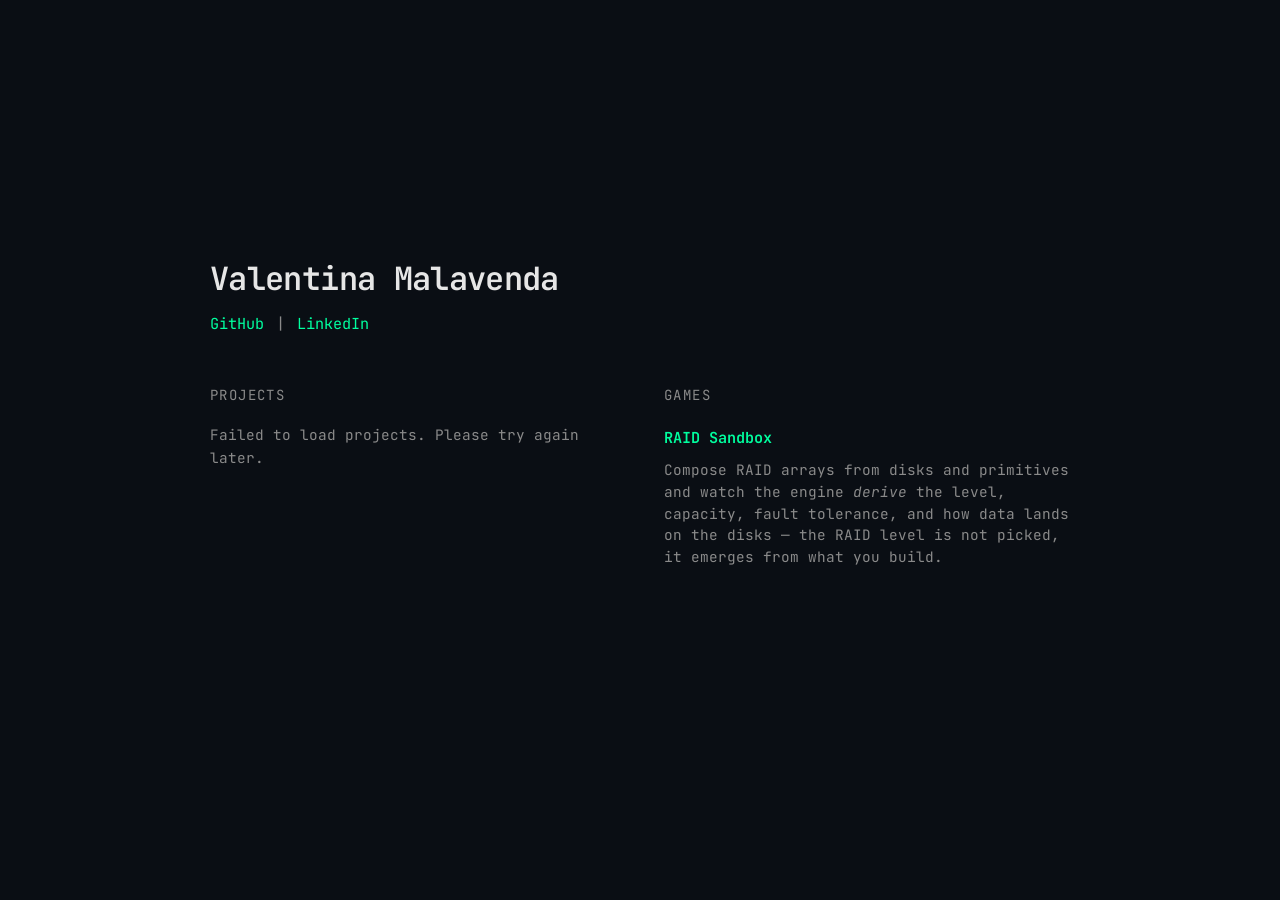
<file: index.html>
<!DOCTYPE html>
<html lang="en">
<head>
    <meta charset="UTF-8">
    <meta name="google-site-verification" content="cInm__1Sri-AmNKuAlRD4hmpvKxIvHX_-mOdpRFsdDs" />
    <meta name="viewport" content="width=device-width, initial-scale=1.0">
    <title>Valentina Malavenda - Software Developer</title>

    <!-- SEO Meta Tags -->
    <meta name="description" content="Valentina Malavenda - Building cross-platform desktop applications and developer tools through AI-assisted workflows. Focus on practical solutions and iterative development.">
    <meta name="keywords" content="Valentina Malavenda, software developer, AI-assisted development, cross-platform applications, developer tools, SheetAtlas">
    <meta name="author" content="Valentina Malavenda">

    <!-- Open Graph / Social Media -->
    <meta property="og:type" content="website">
    <meta property="og:url" content="https://ghostintheshell-192.github.io/">
    <meta property="og:title" content="Valentina Malavenda - Software Developer">
    <meta property="og:description" content="Building cross-platform applications and developer tools through AI-assisted workflows.">
    <meta property="og:site_name" content="Valentina Malavenda">

    <!-- Twitter Card -->
    <meta name="twitter:card" content="summary">
    <meta name="twitter:title" content="Valentina Malavenda - Software Developer">
    <meta name="twitter:description" content="Building cross-platform applications and developer tools through AI-assisted workflows.">

    <!-- Structured Data -->
    <script type="application/ld+json">
    {
        "@context": "https://schema.org",
        "@type": "Person",
        "name": "Valentina Malavenda",
        "jobTitle": "Software Developer",
        "url": "https://ghostintheshell-192.github.io/",
        "description": "Building cross-platform desktop applications and developer tools through AI-assisted workflows. Focus on architecture decisions, practical solutions, and iterative development.",
        "sameAs": [
            "https://github.com/ghostintheshell-192",
            "https://www.linkedin.com/in/valentina-malavenda-3a8022192/"
        ],
        "knowsAbout": [
            "AI-assisted development",
            "Cross-platform desktop applications",
            "Developer tooling",
            "Software architecture"
        ]
    }
    </script>

    <link rel="stylesheet" href="style.css">
    <link rel="preconnect" href="https://fonts.googleapis.com">
    <link rel="preconnect" href="https://fonts.gstatic.com" crossorigin>
    <link href="https://fonts.googleapis.com/css2?family=JetBrains+Mono:wght@400;600&display=swap" rel="stylesheet">
</head>
<body>
    <div class="container">
        <header>
            <h1 class="name">Valentina Malavenda</h1>
            <div class="header-links">
                <a href="https://github.com/ghostintheshell-192" target="_blank" rel="noopener noreferrer">GitHub</a>
                <span class="separator">|</span>
                <a href="https://www.linkedin.com/in/valentina-malavenda-3a8022192/" target="_blank" rel="noopener noreferrer">LinkedIn</a>
            </div>
        </header>

        <main>
            <section class="projects">
                <h2>Projects</h2>
                <div id="projects-container">
                    <p>Building cross-platform applications and developer tools through AI-assisted workflows.</p>
                    <p>View my work on <a href="https://github.com/ghostintheshell-192">GitHub</a></p>
                </div>
            </section>

            <section class="projects">
                <h2>Games</h2>
                <div class="project">
                    <p class="project-name"><a href="https://raid-sandbox.dev/">RAID Sandbox</a></p>
                    <p class="project-description">Compose RAID arrays from disks and primitives and watch the engine <em>derive</em> the level, capacity, fault tolerance, and how data lands on the disks — the RAID level is not picked, it emerges from what you build.</p>
                </div>
            </section>
        </main>
        <script src="projects.js"></script>
    </div>
</body>
</html>
</file>
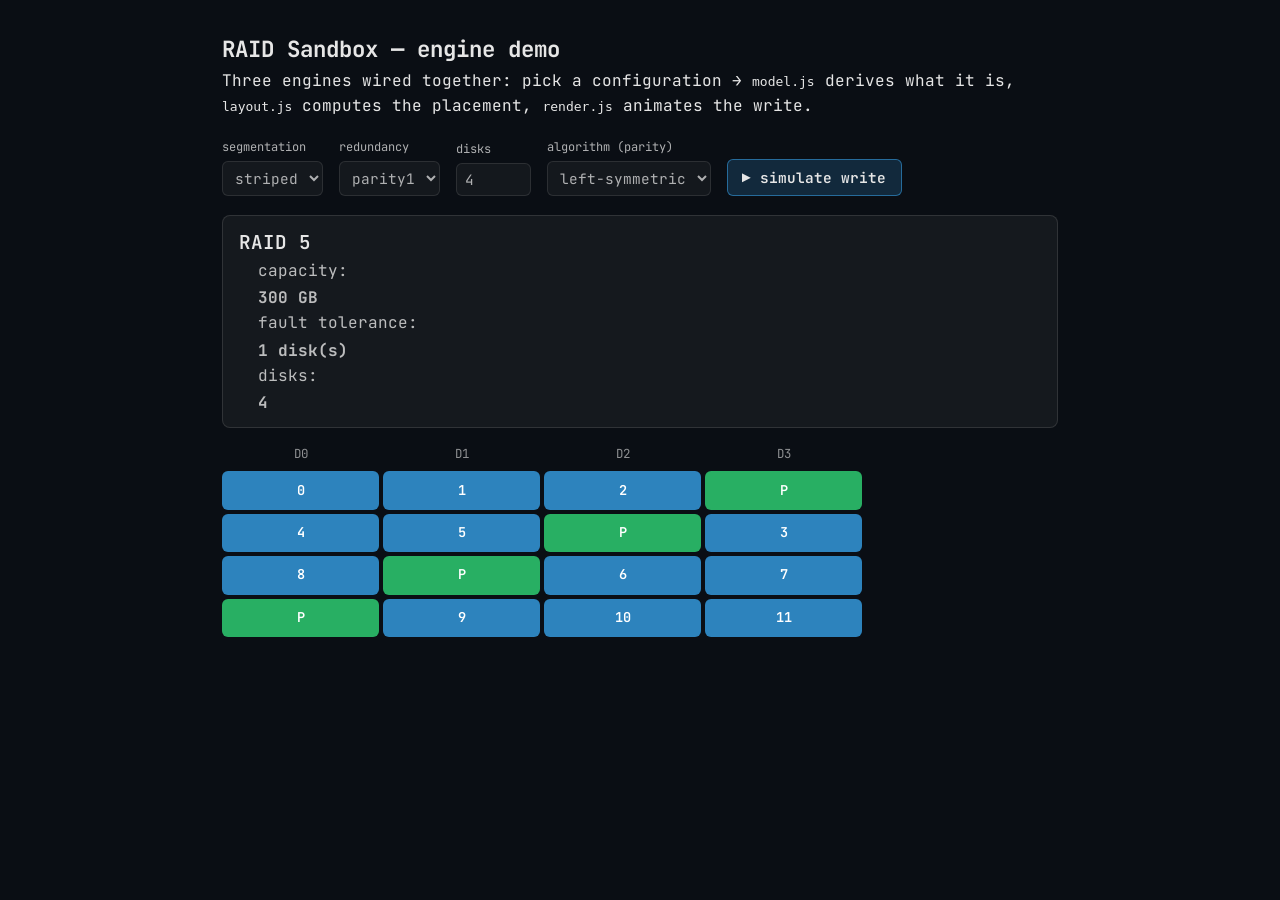
<file: games/raid/sandbox/animator.demo.html>
<!DOCTYPE html>
<html lang="en">
<head>
  <meta charset="UTF-8">
  <meta name="viewport" content="width=device-width, initial-scale=1.0">
  <title>RAID Sandbox — engine demo</title>
  <link rel="preconnect" href="https://fonts.googleapis.com">
  <link href="https://fonts.googleapis.com/css2?family=JetBrains+Mono:wght@400;600&display=swap" rel="stylesheet">
  <link rel="stylesheet" href="../styles.css">
  <style>
    /* Demo-page styling. The .sb-* rules below are the candidate game styles
       (will migrate into styles.css when the canvas lands). */
    body { padding: 2rem; max-width: 900px; margin: 0 auto; }
    h1 { font-size: 1.4rem; }
    .controls { display: flex; flex-wrap: wrap; gap: 1rem; align-items: flex-end; margin: 1.2rem 0; }
    .controls label { display: flex; flex-direction: column; font-size: .75rem; opacity: .75; gap: .25rem; }
    .controls select, .controls input {
      font-family: inherit; font-size: .9rem; padding: .35rem .5rem; border-radius: 6px;
      background: rgba(128,128,128,.12); border: 1px solid rgba(128,128,128,.3); color: inherit;
    }
    .btn-go {
      font-family: inherit; font-size: .9rem; font-weight: 600; cursor: pointer;
      padding: .5rem .9rem; border-radius: 6px; border: 1px solid rgba(52,152,219,.6);
      background: rgba(52,152,219,.2); color: inherit;
    }
    .btn-go:disabled { opacity: .5; cursor: default; }

    .analysis { font-size: 1rem; margin: 1rem 0; padding: .7rem 1rem; border-radius: 8px;
      background: rgba(128,128,128,.1); border: 1px solid rgba(128,128,128,.25); }
    .analysis .level { font-size: 1.2rem; font-weight: 600; }
    .analysis .nonstd { color: #e67e22; }
    .analysis .stat { opacity: .8; margin-left: 1.2rem; }
    .fallback { color: #e67e22; font-size: .82rem; margin-top: .4rem; }

    /* --- candidate game styles for the placement grid --- */
    .sb-grid { gap: 4px; max-width: 640px; margin-top: 1rem; }
    .sb-head { text-align: center; font-size: .78rem; opacity: .6; padding-bottom: .2rem; }
    .sb-cell {
      height: 2.4rem; display: flex; align-items: center; justify-content: center;
      border-radius: 6px; font-weight: 600; font-size: .85rem; color: #fff;
      transition: opacity .18s ease, transform .18s ease, box-shadow .18s ease;
    }
    .role-data   { background: rgba(52,152,219,.85); }
    .role-mirror { background: rgba(155,89,182,.78); }
    .role-P      { background: rgba(46,204,113,.85); }
    .role-Q      { background: rgba(241,196,15,.92); color: #222; }
    .sb-cell.dim   { opacity: .1; }
    .sb-cell.flash { transform: scale(1.12); box-shadow: 0 0 14px rgba(255,255,255,.5); }
    .sb-cell.lit   { opacity: 1; }
  </style>
</head>
<body>
  <h1>RAID Sandbox — <span>engine demo</span></h1>
  <p>Three engines wired together: pick a configuration → <code>model.js</code> derives what it is,
     <code>layout.js</code> computes the placement, <code>render.js</code> animates the write.</p>

  <div class="controls">
    <label>segmentation
      <select id="seg"><option value="striped">striped</option><option value="linear">linear</option></select>
    </label>
    <label>redundancy
      <select id="red">
        <option value="none">none</option>
        <option value="mirror">mirror</option>
        <option value="parity1" selected>parity1</option>
        <option value="parity2">parity2</option>
      </select>
    </label>
    <label>disks
      <input id="disks" type="number" min="2" max="8" value="4">
    </label>
    <label>algorithm (parity)
      <select id="algo">
        <option value="left-symmetric">left-symmetric</option>
        <!-- only verified algorithms are offered; more added once golden-tested -->
      </select>
    </label>
    <button class="btn-go" id="go">▶ simulate write</button>
  </div>

  <div class="analysis" id="analysis"></div>
  <div id="viz"></div>

  <script src="model.js"></script>
  <script src="layout.js"></script>
  <script src="render.js"></script>
  <script>
    const $ = (id) => document.getElementById(id);

    function buildNode() {
      const seg   = $('seg').value;
      const red   = $('red').value;
      const disks = Math.max(2, Math.min(8, parseInt($('disks').value) || 2));
      const algo  = (red === 'parity1' || red === 'parity2') ? $('algo').value : null;
      const members = Array.from({ length: disks }, (_, i) => RaidModel.disk(i, 100, 'SATA'));
      return RaidModel.array(seg, red, members, algo);
    }

    function refresh(animateIt) {
      const node = buildNode();
      const a = RaidModel.analyze(node);

      const levelHtml = a.level
        ? `<span class="level">${a.level}</span>`
        : `<span class="level nonstd">non-standard config</span> <span class="stat">${a.reason}</span>`;
      $('analysis').innerHTML =
        `${levelHtml}` +
        `<span class="stat">capacity: <strong>${a.capacityGB} GB</strong></span>` +
        `<span class="stat">fault tolerance: <strong>${a.faultTolerance} disk(s)</strong></span>` +
        `<span class="stat">disks: <strong>${a.diskCount}</strong></span>`;

      const placement = RaidLayout.computePlacement(node, {});
      if (placement.fallback) {
        $('analysis').innerHTML += `<div class="fallback">⚠ ${placement.fallback}</div>`;
      }

      // No placement to play → grey out the animate button.
      $('go').disabled = Boolean(placement.unsupported);

      if (animateIt && !placement.unsupported) {
        const btn = $('go'); btn.disabled = true;
        RaidRender.animate($('viz'), placement, { stepMs: 320 }).then(() => { btn.disabled = false; });
      } else {
        RaidRender.renderGrid($('viz'), placement);
      }
    }

    ['seg', 'red', 'disks', 'algo'].forEach((id) =>
      $(id).addEventListener('change', () => refresh(false)));
    $('go').addEventListener('click', () => refresh(true));

    refresh(false);   // initial static render
  </script>
</body>
</html>
</file>
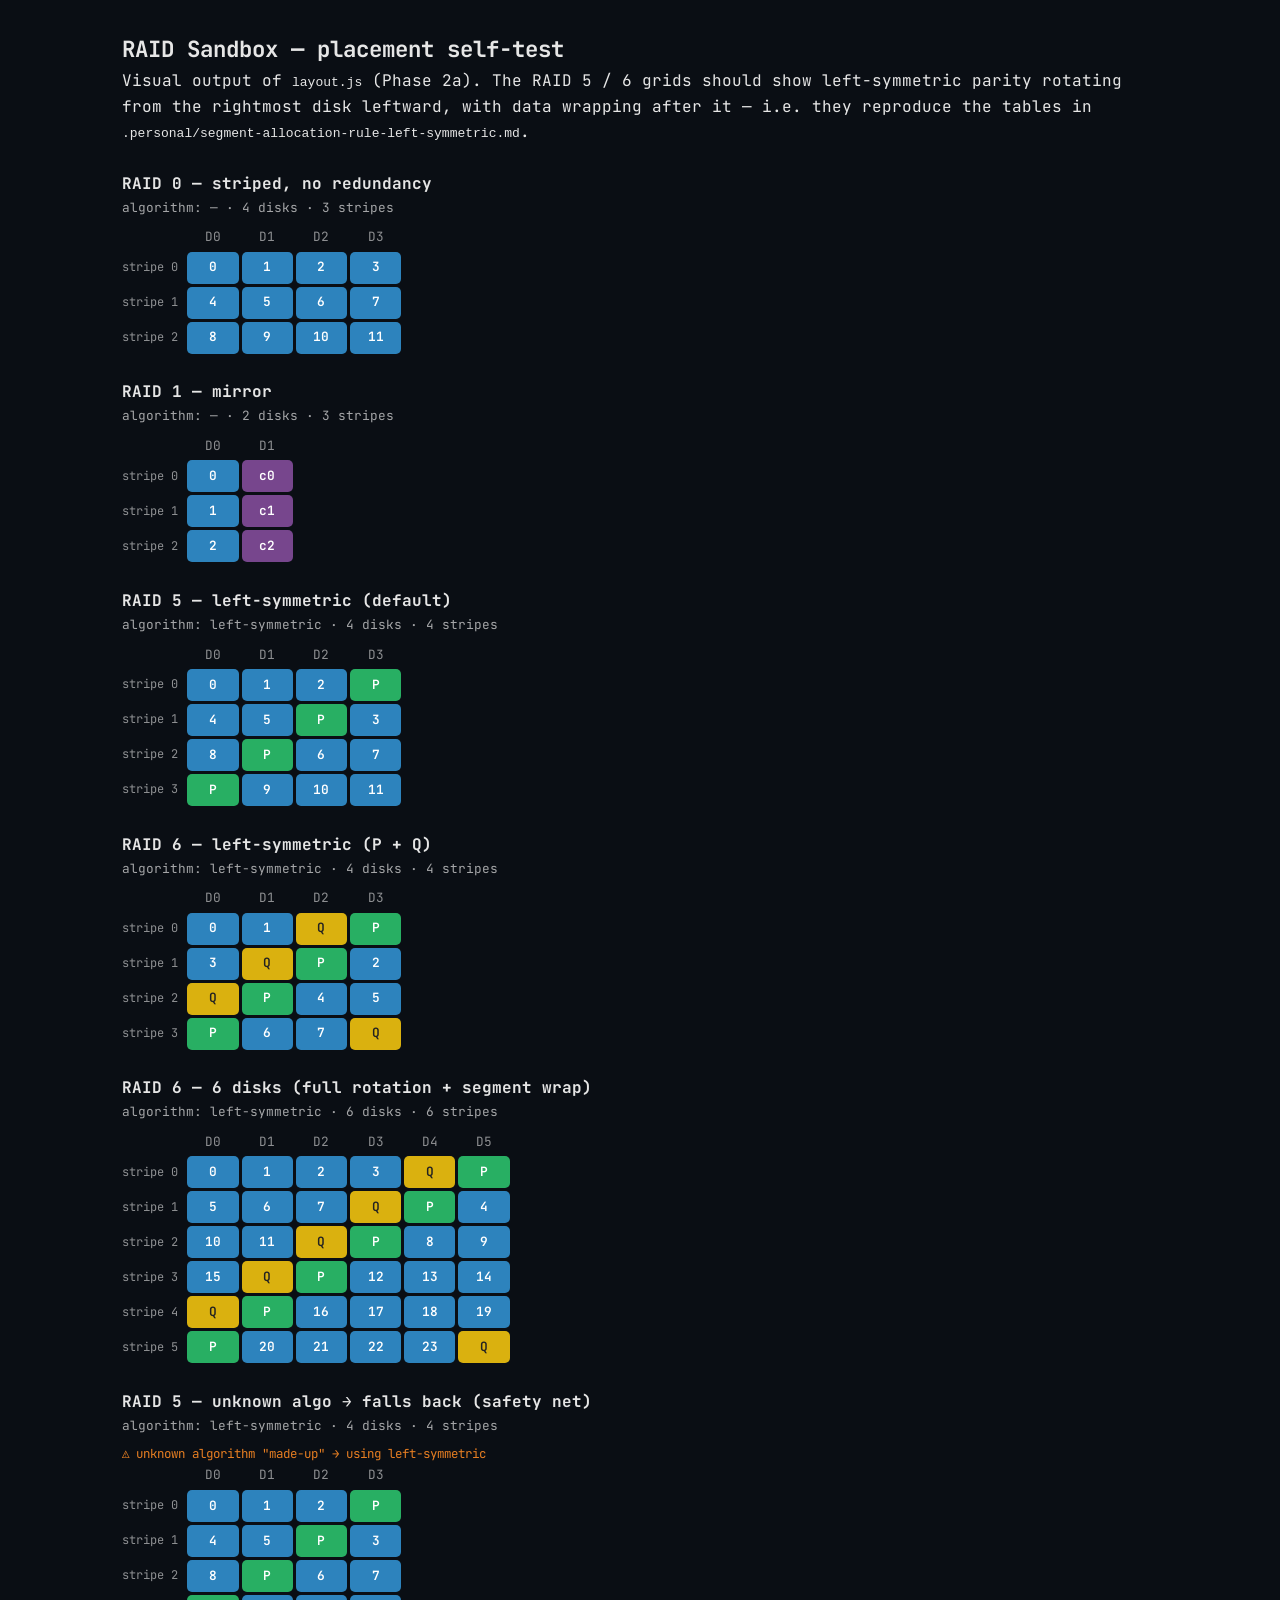
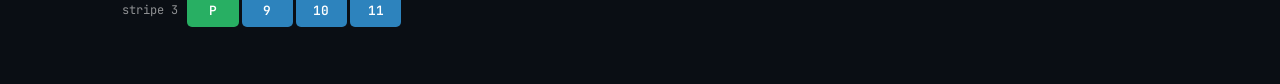
<file: games/raid/sandbox/layout.test.html>
<!DOCTYPE html>
<html lang="en">
<head>
  <meta charset="UTF-8">
  <meta name="viewport" content="width=device-width, initial-scale=1.0">
  <title>RAID Sandbox — placement self-test</title>
  <link rel="preconnect" href="https://fonts.googleapis.com">
  <link href="https://fonts.googleapis.com/css2?family=JetBrains+Mono:wght@400;600&display=swap" rel="stylesheet">
  <link rel="stylesheet" href="../styles.css">
  <style>
    /* Dev-tool styling only — not the game UI. */
    body { padding: 2rem; max-width: 1100px; margin: 0 auto; }
    h1 { font-size: 1.4rem; }
    .case { margin: 1.6rem 0; }
    .case h3 { font-size: 1rem; margin: 0 0 .1rem; }
    .case .meta { font-size: .8rem; opacity: .7; margin: 0 0 .5rem; }
    .grid { display: inline-grid; gap: 3px; }
    .gcell, .ghead {
      width: 3.2rem; height: 2rem; display: flex; align-items: center; justify-content: center;
      border-radius: 5px; font-size: .8rem; font-weight: 600;
    }
    .ghead { background: transparent; opacity: .6; font-weight: 400; height: 1.4rem; }
    .grow-label { display: flex; align-items: center; font-size: .75rem; opacity: .6; padding-right: .4rem; }
    .r-data   { background: rgba(52,152,219,.85);  color: #fff; }
    .r-mirror { background: rgba(155,89,182,.75);  color: #fff; }
    .r-P      { background: rgba(46,204,113,.85);   color: #fff; }
    .r-Q      { background: rgba(241,196,15,.9);    color: #222; }
    .fallback { color: #e67e22; font-size: .78rem; }
  </style>
</head>
<body>
  <h1>RAID Sandbox — <span>placement self-test</span></h1>
  <p>Visual output of <code>layout.js</code> (Phase 2a). The RAID 5 / 6 grids should show
     left-symmetric parity rotating from the rightmost disk leftward, with data wrapping after it —
     i.e. they reproduce the tables in <code>.personal/segment-allocation-rule-left-symmetric.md</code>.</p>
  <div id="cases"></div>

  <script src="layout.js"></script>
  <script>
    const disk = (i) => ({ kind: 'disk', id: i, sizeGB: 100 });
    const arr  = (seg, red, n, algo = null) =>
      ({ kind: 'array', segmentation: seg, redundancy: red,
         members: Array.from({ length: n }, (_, i) => disk(i)), algorithm: algo });

    const CASES = [
      ['RAID 0 — striped, no redundancy', arr('striped', 'none', 4), { stripes: 3 }],
      ['RAID 1 — mirror',                 arr('linear', 'mirror', 2), { stripes: 3 }],
      ['RAID 5 — left-symmetric (default)', arr('striped', 'parity1', 4), {}],
      ['RAID 6 — left-symmetric (P + Q)',   arr('striped', 'parity2', 4), {}],
      ['RAID 6 — 6 disks (full rotation + segment wrap)', arr('striped', 'parity2', 6), {}],
      ['RAID 5 — unknown algo → falls back (safety net)', arr('striped', 'parity1', 4, 'made-up'), {}],
    ];

    const container = document.getElementById('cases');

    CASES.forEach(([title, node, opts]) => {
      const p = RaidLayout.computePlacement(node, opts);
      const wrap = document.createElement('div');
      wrap.className = 'case';

      const meta = `algorithm: ${p.algorithm ?? '—'} · ${p.columns} disks · ${p.stripes.length} stripes`;
      wrap.innerHTML = `<h3>${title}</h3><p class="meta">${meta}</p>` +
        (p.fallback ? `<p class="fallback">⚠ ${p.fallback}</p>` : '');

      const grid = document.createElement('div');
      grid.className = 'grid';
      grid.style.gridTemplateColumns = `auto repeat(${p.columns}, auto)`;

      // header row
      grid.appendChild(cellEl('grow-label', ''));
      for (let d = 0; d < p.columns; d++) grid.appendChild(cellEl('ghead', `D${d}`));

      // stripe rows
      p.stripes.forEach((row, s) => {
        grid.appendChild(cellEl('grow-label', `stripe ${s}`));
        row.forEach((c) => {
          const label = c.role === 'data' ? c.seg
                      : c.role === 'mirror' ? `c${c.seg}`
                      : c.role; // P or Q
          grid.appendChild(cellEl(`gcell r-${c.role}`, label));
        });
      });

      wrap.appendChild(grid);
      container.appendChild(wrap);
    });

    function cellEl(cls, text) {
      const el = document.createElement('div');
      el.className = cls;
      el.textContent = text;
      return el;
    }
  </script>
</body>
</html>
</file>
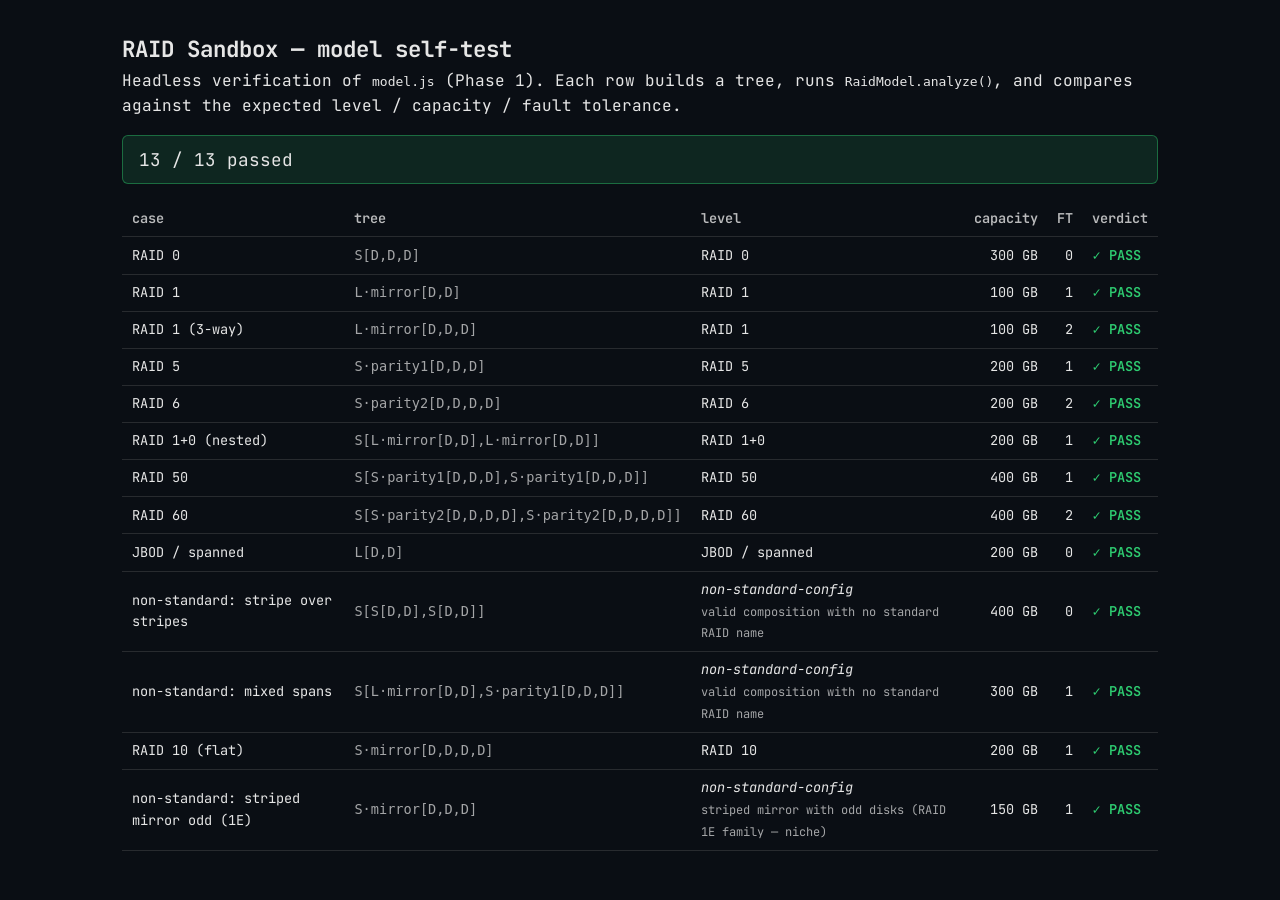
<file: games/raid/sandbox/model.test.html>
<!DOCTYPE html>
<html lang="en">
<head>
  <meta charset="UTF-8">
  <meta name="viewport" content="width=device-width, initial-scale=1.0">
  <title>RAID Sandbox — model self-test</title>
  <link rel="preconnect" href="https://fonts.googleapis.com">
  <link href="https://fonts.googleapis.com/css2?family=JetBrains+Mono:wght@400;600&display=swap" rel="stylesheet">
  <link rel="stylesheet" href="../styles.css">
  <style>
    /* Dev-tool styling only — not part of the game UI. */
    body { padding: 2rem; max-width: 1100px; margin: 0 auto; }
    h1 { font-size: 1.4rem; }
    .summary { font-size: 1.1rem; margin: 1rem 0; padding: .6rem 1rem; border-radius: 6px; }
    .summary.ok   { background: rgba(40,180,99,.15);  border: 1px solid rgba(40,180,99,.5); }
    .summary.bad  { background: rgba(231,76,60,.15);   border: 1px solid rgba(231,76,60,.5); }
    table { width: 100%; border-collapse: collapse; font-size: .85rem; }
    th, td { text-align: left; padding: .45rem .6rem; border-bottom: 1px solid rgba(128,128,128,.25); }
    th { font-weight: 600; opacity: .8; }
    td.num { text-align: right; font-variant-numeric: tabular-nums; }
    .verdict { font-weight: 600; }
    .pass { color: #2ecc71; }
    .fail { color: #e74c3c; }
    .tree { opacity: .7; }
    .flag { font-size: .75rem; opacity: .7; }
  </style>
</head>
<body>
  <h1>RAID Sandbox — <span>model self-test</span></h1>
  <p>Headless verification of <code>model.js</code> (Phase 1). Each row builds a tree, runs
     <code>RaidModel.analyze()</code>, and compares against the expected level / capacity / fault tolerance.</p>
  <div id="summary" class="summary"></div>
  <table>
    <thead>
      <tr>
        <th>case</th><th>tree</th>
        <th>level</th><th class="num">capacity</th><th class="num">FT</th>
        <th>verdict</th>
      </tr>
    </thead>
    <tbody id="rows"></tbody>
  </table>

  <script src="model.js"></script>
  <script>
    const { disk, array, analyze } = RaidModel;
    const d = (id) => disk(id, 100, 'SATA');   // uniform 100 GB disks

    // array(segmentation, redundancy, members)
    // --- Test cases: [name, tree, expected{level, capacityGB, faultTolerance}] ---
    const CASES = [
      ['RAID 0',  array('striped', 'none', [d(0), d(1), d(2)]),
        { level: 'RAID 0', capacityGB: 300, faultTolerance: 0 }],

      ['RAID 1',  array('linear', 'mirror', [d(0), d(1)]),
        { level: 'RAID 1', capacityGB: 100, faultTolerance: 1 }],

      ['RAID 1 (3-way)', array('linear', 'mirror', [d(0), d(1), d(2)]),
        { level: 'RAID 1', capacityGB: 100, faultTolerance: 2 }],

      ['RAID 5',  array('striped', 'parity1', [d(0), d(1), d(2)]),
        { level: 'RAID 5', capacityGB: 200, faultTolerance: 1 }],

      ['RAID 6',  array('striped', 'parity2', [d(0), d(1), d(2), d(3)]),
        { level: 'RAID 6', capacityGB: 200, faultTolerance: 2 }],

      ['RAID 1+0 (nested)', array('striped', 'none', [
                    array('linear', 'mirror', [d(0), d(1)]),
                    array('linear', 'mirror', [d(2), d(3)]),
                  ]),
        { level: 'RAID 1+0', capacityGB: 200, faultTolerance: 1 }],

      ['RAID 50', array('striped', 'none', [
                    array('striped', 'parity1', [d(0), d(1), d(2)]),
                    array('striped', 'parity1', [d(3), d(4), d(5)]),
                  ]),
        { level: 'RAID 50', capacityGB: 400, faultTolerance: 1 }],

      ['RAID 60', array('striped', 'none', [
                    array('striped', 'parity2', [d(0), d(1), d(2), d(3)]),
                    array('striped', 'parity2', [d(4), d(5), d(6), d(7)]),
                  ]),
        { level: 'RAID 60', capacityGB: 400, faultTolerance: 2 }],

      ['JBOD / spanned', array('linear', 'none', [d(0), d(1)]),
        { level: 'JBOD / spanned', capacityGB: 200, faultTolerance: 0 }],

      ['non-standard: stripe over stripes', array('striped', 'none', [
                    array('striped', 'none', [d(0), d(1)]),
                    array('striped', 'none', [d(2), d(3)]),
                  ]),
        { level: null, capacityGB: 400, faultTolerance: 0 }],

      ['non-standard: mixed spans', array('striped', 'none', [
                    array('linear', 'mirror', [d(0), d(1)]),
                    array('striped', 'parity1', [d(2), d(3), d(4)]),
                  ]),
        { level: null, capacityGB: 300, faultTolerance: 1 }],

      ['RAID 10 (flat)', array('striped', 'mirror', [d(0), d(1), d(2), d(3)]),
        { level: 'RAID 10', capacityGB: 200, faultTolerance: 1 }],

      ['non-standard: striped mirror odd (1E)', array('striped', 'mirror', [d(0), d(1), d(2)]),
        { level: null, capacityGB: 150, faultTolerance: 1 }],
    ];

    // --- Render a compact one-line description of a tree ---
    function describe(node) {
      if (node.kind === 'disk') return 'D';
      const seg = node.segmentation === 'striped' ? 'S' : 'L';
      const red = node.redundancy === 'none' ? '' : '·' + node.redundancy;
      return `${seg}${red}[${node.members.map(describe).join(',')}]`;
    }

    // --- Run ---
    let passed = 0;
    const rowsEl = document.getElementById('rows');

    CASES.forEach(([name, tree, exp]) => {
      const got = analyze(tree);
      const ok =
        got.level === exp.level &&
        got.capacityGB === exp.capacityGB &&
        got.faultTolerance === exp.faultTolerance;
      if (ok) passed++;

      const levelCell = got.level
        ? got.level
        : `<em>${got.flag || 'unrecognized'}</em><br><span class="flag">${got.reason}</span>`;

      const tr = document.createElement('tr');
      tr.innerHTML = `
        <td>${name}</td>
        <td class="tree"><code>${describe(tree)}</code></td>
        <td>${levelCell}</td>
        <td class="num">${got.capacityGB} GB</td>
        <td class="num">${got.faultTolerance}</td>
        <td class="verdict ${ok ? 'pass' : 'fail'}">${ok ? '✓ PASS' : '✗ FAIL'}</td>
      `;
      if (!ok) {
        tr.querySelector('td:nth-child(6)').innerHTML +=
          `<br><span class="flag">expected ${exp.level ?? 'null'} · ${exp.capacityGB}GB · FT ${exp.faultTolerance}</span>`;
      }
      rowsEl.appendChild(tr);
    });

    const summary = document.getElementById('summary');
    const all = CASES.length;
    summary.textContent = `${passed} / ${all} passed`;
    summary.className = 'summary ' + (passed === all ? 'ok' : 'bad');
  </script>
</body>
</html>
</file>
<file: style.css>
* {
    margin: 0;
    padding: 0;
    box-sizing: border-box;
}

:root {
    --bg-primary: #0a0e14;
    --bg-secondary: #0f1419;
    --text-primary: #e6e6e6;
    --text-secondary: #8a8a8a;
    --accent-cyan: #00ff9f;
    --accent-hover: #00cc7f;
}

body {
    background-color: var(--bg-primary);
    color: var(--text-primary);
    font-family: 'JetBrains Mono', monospace;
    line-height: 1.6;
    min-height: 100vh;
    display: flex;
    align-items: center;
    justify-content: center;
    padding: 2rem;
}

.container {
    max-width: 860px;
    width: 100%;
}

header {
    margin-bottom: 3rem;
}

.name {
    font-size: 2rem;
    font-weight: 600;
    color: var(--text-primary);
    letter-spacing: -0.02em;
    margin-bottom: 0.5rem;
}

.header-links {
    display: flex;
    align-items: center;
    gap: 0.75rem;
    margin-top: 0.5rem;
    font-size: 0.95rem;
}

.separator {
    color: var(--text-secondary);
    user-select: none;
}

h2 {
    font-size: 0.875rem;
    text-transform: uppercase;
    letter-spacing: 0.1em;
    color: var(--text-secondary);
    margin-bottom: 1rem;
    font-weight: 400;
}

main {
    display: grid;
    grid-template-columns: 1fr 1fr;
    gap: 0 3rem;
    align-items: start;
}

.projects {
    margin-bottom: 3rem;
}

.project {
    margin-bottom: 2rem;
}

.project-name {
    font-size: 1.125rem;
    font-weight: 600;
    color: var(--text-primary);
    margin-bottom: 0.5rem;
}

.project-description {
    font-size: 0.9rem;
    color: var(--text-secondary);
    line-height: 1.5;
    margin-bottom: 0.5rem;
}

.project-meta {
    display: flex;
    align-items: center;
    gap: 1rem;
    margin-bottom: 0.75rem;
    font-size: 0.85rem;
}

.project-language {
    color: var(--text-secondary);
}

.project-stars {
    color: var(--accent-cyan);
    display: flex;
    align-items: center;
    gap: 0.25rem;
}

.project-links {
    display: flex;
    gap: 1.5rem;
}

.loading {
    color: var(--text-secondary);
    font-size: 0.9rem;
    font-style: italic;
}

.error,
.no-projects {
    color: var(--text-secondary);
    font-size: 0.9rem;
}

a {
    color: var(--accent-cyan);
    text-decoration: none;
    font-size: 0.95rem;
    position: relative;
    transition: all 0.2s ease;
}

a::after {
    content: '';
    position: absolute;
    width: 0;
    height: 1px;
    bottom: -2px;
    left: 0;
    background-color: var(--accent-cyan);
    transition: width 0.2s ease;
}

a:hover {
    color: var(--accent-hover);
}

a:hover::after {
    width: 100%;
}

/* Subtle glow effect on hover */
a:hover {
    text-shadow: 0 0 8px rgba(0, 255, 159, 0.3);
}

/* Mobile responsiveness */
@media (max-width: 640px) {
    body {
        padding: 1.5rem;
    }

    main {
        grid-template-columns: 1fr;
        gap: 0;
    }

    .name {
        font-size: 1.5rem;
    }

    .project-name {
        font-size: 1rem;
    }

    .project-links {
        gap: 1rem;
    }
}
</file>
<file: games/raid/styles.css>
/* ------------------------------------------------------------------ */
/* BASE — mirrors the main site palette exactly                        */
/* ------------------------------------------------------------------ */

:root {
  --bg-primary:     #0a0e14;
  --bg-secondary:   #0f1419;
  --bg-card:        #131920;
  --bg-card-hover:  #161e28;
  --text-primary:   #e6e6e6;
  --text-secondary: #8a8a8a;
  --accent-cyan:    #00ff9f;
  --accent-hover:   #00cc7f;
  --accent-dim:     rgba(0, 255, 159, 0.15);
  --accent-border:  rgba(0, 255, 159, 0.25);

  /* block type colors */
  --color-data:     #00ff9f;
  --color-mirror:   #4da6ff;
  --color-parity:   #ffaa33;
  --color-parity2:  #ff6688;
  --color-empty:    #2a2a2a;

  --font: 'JetBrains Mono', monospace;
  --radius: 4px;
  --transition: 0.2s ease;
}

*, *::before, *::after { box-sizing: border-box; margin: 0; padding: 0; }

body {
  background-color: var(--bg-primary);
  color: var(--text-primary);
  font-family: var(--font);
  line-height: 1.6;
  min-height: 100vh;
  padding: 2rem 1rem;
}

/* ------------------------------------------------------------------ */
/* LAYOUT                                                              */
/* ------------------------------------------------------------------ */

.page-wrapper {
  max-width: 900px;
  margin: 0 auto;
}

/* ------------------------------------------------------------------ */
/* HEADER                                                              */
/* ------------------------------------------------------------------ */

.page-header {
  margin-bottom: 2.5rem;
}

.back-link {
  display: inline-block;
  font-size: 0.8rem;
  color: var(--text-secondary);
  text-decoration: none;
  margin-bottom: 1rem;
  transition: color var(--transition);
}
.back-link:hover { color: var(--accent-cyan); }

.page-title {
  font-size: 1.8rem;
  font-weight: 600;
  letter-spacing: -0.02em;
  margin-bottom: 0.25rem;
}
.page-title span { color: var(--accent-cyan); }

.page-subtitle {
  font-size: 0.85rem;
  color: var(--text-secondary);
}

/* ------------------------------------------------------------------ */
/* TABS                                                                */
/* ------------------------------------------------------------------ */

.tabs {
  display: flex;
  gap: 0;
  margin-bottom: 2rem;
  border-bottom: 1px solid var(--accent-border);
}

.tab-btn {
  background: none;
  border: none;
  border-bottom: 2px solid transparent;
  padding: 0.6rem 1.25rem;
  color: var(--text-secondary);
  font-family: var(--font);
  font-size: 0.85rem;
  cursor: pointer;
  letter-spacing: 0.08em;
  text-transform: uppercase;
  transition: color var(--transition), border-color var(--transition);
  margin-bottom: -1px;
}
.tab-btn:hover { color: var(--text-primary); }
.tab-btn.active {
  color: var(--accent-cyan);
  border-bottom-color: var(--accent-cyan);
}

/* ------------------------------------------------------------------ */
/* VIEWS                                                               */
/* ------------------------------------------------------------------ */

.view.hidden { display: none; }

/* ------------------------------------------------------------------ */
/* RAID CARDS (Visualize)                                              */
/* ------------------------------------------------------------------ */

.raid-cards {
  display: grid;
  gap: 1.5rem;
}

.raid-card {
  background: var(--bg-card);
  border: 1px solid #1e2830;
  border-radius: var(--radius);
  padding: 1.25rem;
  transition: border-color var(--transition), background var(--transition);
}
.raid-card:hover { border-color: var(--accent-border); }

/* Card header */
.raid-card-header {
  cursor: pointer;
  margin-bottom: 1rem;
  padding-bottom: 0.75rem;
  border-bottom: 1px solid #1e2830;
}
.raid-card-header:hover .raid-name { color: var(--accent-cyan); }

.raid-name-row {
  display: flex;
  align-items: center;
  gap: 0.65rem;
  margin-bottom: 0.15rem;
}

.raid-name {
  font-size: 1.1rem;
  font-weight: 600;
  transition: color var(--transition);
}

.min-disks-badge {
  font-size: 0.68rem;
  color: var(--text-secondary);
  background: var(--bg-secondary);
  border: 1px solid #2a3540;
  border-radius: 3px;
  padding: 0.1rem 0.45rem;
  white-space: nowrap;
}

.raid-tagline {
  font-size: 0.8rem;
  color: var(--text-secondary);
}

/* Card body: disks (flexible left) | stats (fixed right column) */
.raid-card-body {
  display: grid;
  grid-template-columns: 1fr 200px;
  gap: 1.5rem;
  align-items: start;
  margin-bottom: 0.75rem;
}

@media (max-width: 600px) {
  .raid-card-body { grid-template-columns: 1fr; }
}

/* Disk columns — sit inside the left cell, don't stretch to fill it */
.disk-columns-wrapper {
  display: flex;
  gap: 6px;
  overflow-x: auto;
}

.disk-column {
  flex: 0 0 auto;
}

.disk-body {
  background: var(--bg-secondary);
  border: 1px solid #2a3540;
  border-radius: 5px;
  overflow: hidden;
  min-width: 76px;
}

.disk-header-col {
  display: flex;
  flex-direction: column;
  align-items: center;
  gap: 0.3rem;
  padding: 0.55rem 0.4rem 0.45rem;
  border-bottom: 1px solid #2a3540;
}

/* CSS disk icon */
.disk-icon-visual {
  width: 34px;
  height: 24px;
  background: var(--bg-card);
  border: 1px solid #3a4a55;
  border-radius: 3px;
  position: relative;
}
/* connector notch at top */
.disk-icon-visual::before {
  content: '';
  position: absolute;
  top: -1px;
  left: 50%;
  transform: translateX(-50%);
  width: 10px;
  height: 3px;
  background: #3a4a55;
  border-radius: 0 0 2px 2px;
}
/* LED dot bottom-right */
.disk-icon-visual::after {
  content: '';
  position: absolute;
  bottom: 5px;
  right: 5px;
  width: 5px;
  height: 5px;
  border-radius: 50%;
  background: #2a3a45;
}

.disk-label {
  font-size: 0.65rem;
  color: var(--text-secondary);
  text-align: center;
  line-height: 1.2;
  white-space: nowrap;
}

.disk-blocks {
  display: flex;
  flex-direction: column;
  gap: 3px;
  padding: 4px;
}

/* Blocks */
.block {
  padding: 0.32rem 0.25rem;
  border-radius: 3px;
  font-size: 0.75rem;
  text-align: center;
  cursor: pointer;
  transition: opacity var(--transition), transform var(--transition);
  user-select: none;
  font-weight: 600;
  min-width: 64px;
}
.block:hover {
  opacity: 0.82;
  transform: scale(1.05);
}

.block-data   { background: rgba(0, 255, 159, 0.15); color: var(--color-data);   border: 1px solid rgba(0,255,159,0.28); }
.block-mirror { background: rgba(77, 166, 255, 0.15); color: var(--color-mirror); border: 1px solid rgba(77,166,255,0.28); }
.block-parity { background: rgba(255, 170, 51, 0.15); color: var(--color-parity); border: 1px solid rgba(255,170,51,0.28); }
.block-parity2{ background: rgba(255, 102, 136, 0.15); color: var(--color-parity2); border: 1px solid rgba(255,102,136,0.28); }

/* Stats column — width controlled by grid-template-columns above */
.raid-stats {
  display: flex;
  flex-direction: column;
  gap: 0.45rem;
}

.stat {
  display: flex;
  flex-direction: column;
  gap: 0.1rem;
}
.stat.clickable {
  cursor: pointer;
  padding: 0.3rem 0.5rem;
  border-radius: var(--radius);
  border: 1px solid transparent;
  transition: background var(--transition), border-color var(--transition);
}
.stat.clickable:hover {
  background: var(--accent-dim);
  border-color: var(--accent-border);
}

.stat-label {
  font-size: 0.68rem;
  color: var(--text-secondary);
  text-transform: uppercase;
  letter-spacing: 0.06em;
}
.stat-value {
  font-size: 0.83rem;
  color: var(--text-primary);
}
.stat-value.danger { color: #ff6688; }
.stat-value.ok     { color: var(--accent-cyan); }

/* Legend — rendered by engine just below the "RAID levels" divider */
.block-legend {
  display: flex;
  flex-wrap: wrap;
  gap: 1rem;
  margin-bottom: 1.25rem;
  font-size: 0.75rem;
}
.legend-item {
  display: flex;
  align-items: center;
  gap: 0.35rem;
  color: var(--text-secondary);
}
.legend-swatch {
  width: 12px;
  height: 12px;
  border-radius: 2px;
  flex-shrink: 0;
}
.swatch-data    { background: rgba(0, 255, 159, 0.18); border: 1px solid rgba(0,255,159,0.3); }
.swatch-mirror  { background: rgba(77, 166, 255, 0.18); border: 1px solid rgba(77,166,255,0.3); }
.swatch-parity  { background: rgba(255, 170, 51, 0.18); border: 1px solid rgba(255,170,51,0.3); }
.swatch-parity2 { background: rgba(255, 102, 136, 0.18); border: 1px solid rgba(255,102,136,0.3); }

/* ------------------------------------------------------------------ */
/* BUILD VIEW                                                          */
/* ------------------------------------------------------------------ */

.challenge-header {
  display: flex;
  align-items: baseline;
  gap: 1rem;
  margin-bottom: 0.5rem;
}

.challenge-progress {
  font-size: 0.75rem;
  color: var(--text-secondary);
}

.challenge-title {
  font-size: 1rem;
  font-weight: 600;
  color: var(--accent-cyan);
}

.challenge-prompt {
  font-size: 0.9rem;
  color: var(--text-secondary);
  line-height: 1.7;
  margin-bottom: 1.5rem;
  padding: 1rem;
  background: var(--bg-secondary);
  border-left: 3px solid var(--accent-border);
  border-radius: 0 var(--radius) var(--radius) 0;
}

/* Build area */
.build-area {
  display: grid;
  grid-template-columns: 1fr 1fr;
  gap: 1rem;
  margin-bottom: 1.5rem;
}

@media (max-width: 540px) {
  .build-area { grid-template-columns: 1fr; }
}

.disk-pool, .build-zone {
  background: var(--bg-secondary);
  border: 1px dashed #2a3540;
  border-radius: var(--radius);
  padding: 1rem;
  min-height: 140px;
}

.build-zone {
  border-color: var(--accent-border);
  transition: background var(--transition), border-color var(--transition);
}
.build-zone.drag-over {
  background: var(--accent-dim);
  border-color: var(--accent-cyan);
}

.pool-label, .zone-label {
  font-size: 0.72rem;
  text-transform: uppercase;
  letter-spacing: 0.06em;
  color: var(--text-secondary);
  margin-bottom: 0.75rem;
}

.pool-disks, .zone-disks {
  display: flex;
  flex-wrap: wrap;
  gap: 0.5rem;
}

.draggable-disk {
  display: flex;
  flex-direction: column;
  align-items: center;
  gap: 0.2rem;
  background: var(--bg-card);
  border: 1px solid #2a3540;
  border-radius: var(--radius);
  padding: 0.5rem 0.75rem;
  cursor: grab;
  transition: opacity var(--transition), border-color var(--transition);
  font-size: 0.75rem;
  user-select: none;
}
.draggable-disk:hover { border-color: var(--accent-cyan); }
.draggable-disk.dragging { opacity: 0.4; }
.draggable-disk.used { opacity: 0.3; cursor: not-allowed; }
.draggable-disk.in-zone {
  border-color: var(--accent-cyan);
  background: var(--accent-dim);
  cursor: pointer;
}

.drag-icon { font-size: 1.1rem; }
.drag-label { color: var(--text-secondary); }

/* RAID selector */
.raid-selector {
  margin-bottom: 1rem;
}

.selector-label {
  font-size: 0.72rem;
  text-transform: uppercase;
  letter-spacing: 0.06em;
  color: var(--text-secondary);
  margin-bottom: 0.5rem;
}

.raid-buttons {
  display: flex;
  flex-wrap: wrap;
  gap: 0.5rem;
}

.raid-pick-btn {
  background: var(--bg-secondary);
  border: 1px solid #2a3540;
  border-radius: var(--radius);
  padding: 0.4rem 0.85rem;
  color: var(--text-secondary);
  font-family: var(--font);
  font-size: 0.8rem;
  cursor: pointer;
  transition: all var(--transition);
}
.raid-pick-btn:hover { border-color: var(--accent-cyan); color: var(--text-primary); }
.raid-pick-btn.selected {
  background: var(--accent-dim);
  border-color: var(--accent-cyan);
  color: var(--accent-cyan);
}

/* Actions */
.build-actions {
  display: flex;
  gap: 0.75rem;
  margin-bottom: 1rem;
}

.btn {
  font-family: var(--font);
  font-size: 0.82rem;
  padding: 0.5rem 1rem;
  border-radius: var(--radius);
  cursor: pointer;
  border: none;
  transition: all var(--transition);
}
.btn-primary {
  background: var(--accent-cyan);
  color: var(--bg-primary);
  font-weight: 600;
}
.btn-primary:hover { background: var(--accent-hover); }
.btn-secondary {
  background: transparent;
  border: 1px solid #2a3540;
  color: var(--text-secondary);
}
.btn-secondary:hover { border-color: var(--accent-cyan); color: var(--text-primary); }
.btn-ghost {
  background: transparent;
  border: 1px solid #2a3540;
  color: var(--text-secondary);
}
.btn-ghost:hover { border-color: var(--accent-border); color: var(--text-primary); }

/* Feedback */
.build-feedback {
  padding: 1rem;
  border-radius: var(--radius);
  font-size: 0.85rem;
  line-height: 1.6;
  margin-bottom: 1rem;
}
.build-feedback.hidden { display: none; }
.build-feedback.success {
  background: rgba(0,255,159,0.08);
  border: 1px solid rgba(0,255,159,0.3);
  color: var(--text-primary);
}
.build-feedback.error {
  background: rgba(255,102,136,0.08);
  border: 1px solid rgba(255,102,136,0.3);
  color: var(--text-primary);
}
.build-feedback.hint {
  background: rgba(255,170,51,0.08);
  border: 1px solid rgba(255,170,51,0.3);
  color: var(--text-primary);
}

.result-stat {
  display: inline-block;
  margin-right: 1.5rem;
  font-size: 0.82rem;
  color: var(--text-secondary);
}
.result-stat strong { color: var(--accent-cyan); }

/* Challenge nav */
.challenge-nav {
  display: flex;
  gap: 0.75rem;
}

/* ------------------------------------------------------------------ */
/* POPUP OVERLAY                                                        */
/* ------------------------------------------------------------------ */

#popup-overlay {
  position: fixed;
  inset: 0;
  background: rgba(0, 0, 0, 0.75);
  display: flex;
  align-items: center;
  justify-content: center;
  padding: 1rem;
  z-index: 100;
  opacity: 0;
  pointer-events: none;
  transition: opacity 0.15s ease;
}
#popup-overlay.visible {
  opacity: 1;
  pointer-events: all;
}
#popup-overlay.hidden { display: none; }

.popup-box {
  background: var(--bg-card);
  border: 1px solid var(--accent-border);
  border-radius: 6px;
  padding: 1.5rem;
  max-width: 480px;
  width: 100%;
  max-height: 80vh;
  overflow-y: auto;
  position: relative;
}

.popup-title {
  font-size: 1rem;
  font-weight: 600;
  color: var(--accent-cyan);
  margin-bottom: 1rem;
  padding-right: 2rem;
}

#popup-close {
  position: absolute;
  top: 1rem;
  right: 1rem;
  background: none;
  border: none;
  color: var(--text-secondary);
  cursor: pointer;
  font-size: 1.1rem;
  line-height: 1;
  transition: color var(--transition);
}
#popup-close:hover { color: var(--text-primary); }

.popup-summary {
  font-size: 0.9rem;
  color: var(--text-primary);
  margin-bottom: 0.75rem;
  line-height: 1.65;
}

.popup-detail {
  font-size: 0.83rem;
  color: var(--text-secondary);
  margin-bottom: 1rem;
  line-height: 1.65;
}

.popup-list-section {
  margin-bottom: 0.75rem;
}

.popup-list-label {
  display: block;
  font-size: 0.72rem;
  text-transform: uppercase;
  letter-spacing: 0.06em;
  color: var(--text-secondary);
  margin-bottom: 0.35rem;
}

.popup-body ul {
  list-style: none;
  padding: 0;
}
.popup-body li {
  font-size: 0.82rem;
  color: var(--text-secondary);
  padding: 0.15rem 0;
  line-height: 1.5;
}
.popup-body li::before {
  content: '— ';
  color: var(--accent-border);
}

.popup-body p {
  font-size: 0.88rem;
  color: var(--text-secondary);
  line-height: 1.7;
}

/* KaTeX formula rendering */
.popup-body .katex-display {
  margin: 0.75rem 0;
  overflow-x: auto;
}
.popup-body .katex {
  font-size: 1rem;
  color: var(--text-primary);
}

/* ------------------------------------------------------------------ */
/* FOOTER NOTE                                                          */
/* ------------------------------------------------------------------ */

.page-footer {
  margin-top: 3rem;
  font-size: 0.75rem;
  color: var(--text-secondary);
  border-top: 1px solid #1e2830;
  padding-top: 1rem;
}
.page-footer a {
  color: var(--accent-cyan);
  text-decoration: none;
}
.page-footer a:hover { color: var(--accent-hover); }

/* ------------------------------------------------------------------ */
/* INTRO SECTION                                                        */
/* ------------------------------------------------------------------ */

.intro-section,
.kb-section {
  margin-bottom: 2.5rem;
}

.intro-headline {
  font-size: 1rem;
  font-weight: 600;
  color: var(--text-primary);
  margin-bottom: 0.75rem;
  letter-spacing: -0.01em;
}

.intro-summary {
  font-size: 0.88rem;
  color: var(--text-secondary);
  line-height: 1.75;
  margin-bottom: 1.5rem;
}

.intro-concepts {
  display: grid;
  grid-template-columns: 1fr 1fr;
  gap: 1rem;
  margin-bottom: 1.5rem;
}

@media (max-width: 600px) {
  .intro-concepts { grid-template-columns: 1fr; }
}

.concept-block {
  background: var(--bg-secondary);
  border: 1px solid #1e2830;
  border-radius: var(--radius);
  padding: 1rem;
}

.concept-title {
  font-size: 0.78rem;
  font-weight: 600;
  color: var(--accent-cyan);
  text-transform: uppercase;
  letter-spacing: 0.06em;
  margin-bottom: 0.5rem;
}

.concept-body {
  font-size: 0.83rem;
  color: var(--text-secondary);
  line-height: 1.7;
}

/* ------------------------------------------------------------------ */
/* ACCORDION                                                            */
/* ------------------------------------------------------------------ */

.accordion-group {
  margin-bottom: 1.25rem;
}

.accordion-label {
  font-size: 0.72rem;
  text-transform: uppercase;
  letter-spacing: 0.06em;
  color: var(--text-secondary);
  margin-bottom: 0.5rem;
}

.accordion {
  display: flex;
  flex-direction: column;
  gap: 2px;
  margin-bottom: 0.5rem;
}

.accordion-item {
  background: var(--bg-secondary);
  border: 1px solid #1e2830;
  border-radius: var(--radius);
  overflow: hidden;
  transition: border-color var(--transition);
}
.accordion-item[open] {
  border-color: var(--accent-border);
}

.accordion-header {
  display: flex;
  align-items: baseline;
  gap: 0.75rem;
  padding: 0.7rem 1rem;
  cursor: pointer;
  list-style: none;
  user-select: none;
}
.accordion-header::-webkit-details-marker { display: none; }
.accordion-header:hover .accordion-term { color: var(--accent-cyan); }

.accordion-term {
  font-size: 0.83rem;
  font-weight: 600;
  color: var(--text-primary);
  white-space: nowrap;
  transition: color var(--transition);
  min-width: 140px;
}

.accordion-short {
  font-size: 0.78rem;
  color: var(--text-secondary);
  flex: 1;
}

.accordion-arrow {
  font-size: 0.7rem;
  color: var(--text-secondary);
  transition: transform 0.2s ease;
  margin-left: auto;
}
.accordion-item[open] .accordion-arrow {
  transform: rotate(90deg);
}

.accordion-body {
  padding: 0 1rem 0.85rem 1rem;
  font-size: 0.83rem;
  color: var(--text-secondary);
  line-height: 1.75;
  border-top: 1px solid #1e2830;
  padding-top: 0.75rem;
}

/* ------------------------------------------------------------------ */
/* SECTION DIVIDER                                                      */
/* ------------------------------------------------------------------ */

.section-divider {
  display: flex;
  align-items: center;
  gap: 1rem;
  margin: 2rem 0 1.5rem;
  color: var(--text-secondary);
  font-size: 0.72rem;
  text-transform: uppercase;
  letter-spacing: 0.1em;
}
.section-divider::before,
.section-divider::after {
  content: '';
  flex: 1;
  height: 1px;
  background: #1e2830;
}

/* ------------------------------------------------------------------ */
/* ANIMATE BUTTON                                                        */
/* ------------------------------------------------------------------ */

.btn-animate {
  background: none;
  border: 1px solid #2a3540;
  border-radius: var(--radius);
  padding: 0.3rem 0.75rem;
  color: var(--text-secondary);
  font-family: var(--font);
  font-size: 0.75rem;
  cursor: pointer;
  margin-top: 0.5rem;
  transition: all var(--transition);
}
.btn-animate:hover {
  border-color: var(--accent-cyan);
  color: var(--accent-cyan);
}
.btn-animate:disabled {
  opacity: 0.35;
  cursor: not-allowed;
  border-color: #2a3540;
  color: var(--text-secondary);
}

/* ------------------------------------------------------------------ */
/* BLOCK ANIMATION                                                      */
/* ------------------------------------------------------------------ */

@keyframes blockFlash {
  0%   { opacity: 0.2; transform: scale(1);    }
  40%  { opacity: 1;   transform: scale(1.10); }
  100% { opacity: 1;   transform: scale(1);    }
}

.block.dim      { opacity: 0.18; }
.block.lighting { animation: blockFlash 0.28s ease forwards; }
.block.lit      { opacity: 1; }

/* ------------------------------------------------------------------ */
/* STATE MESSAGES                                                       */
/* ------------------------------------------------------------------ */

.state-msg {
  font-size: 0.85rem;
  padding: 1rem 0;
}
.state-msg.loading { color: var(--text-secondary); font-style: italic; }
.state-msg.error   { color: #ff6688; }

/* ------------------------------------------------------------------ */
/* UTILITIES                                                            */
/* ------------------------------------------------------------------ */
.hidden { display: none !important; }

/* ------------------------------------------------------------------ */
/* RAID 10 — Concentric box overview + detail                          */
/* ------------------------------------------------------------------ */

.r10-overview,
.r10-detail {
  width: 100%;
  transition: opacity 0.18s ease;
}
.r10-fade-out {
  opacity: 0;
  pointer-events: none;
}

/* Outer box: Virtual Disk */
.r10-vdisk-box {
  border: 1px solid var(--accent-border);
  background: rgba(0, 255, 159, 0.03);
  border-radius: var(--radius);
  padding: 8px 8px 8px;
}
.r10-vdisk-label {
  font-size: 0.72rem;
  font-weight: 600;
  color: var(--accent-cyan);
}
.r10-vdisk-tech {
  font-size: 0.62rem;
  color: var(--text-secondary);
  margin-bottom: 8px;
}

/* Middle row: mirror groups side by side */
.r10-groups-row {
  display: flex;
  gap: 7px;
}
.r10-group-box {
  flex: 1;
  border: 1px solid #2a3540;
  background: var(--bg-secondary);
  border-radius: var(--radius);
  padding: 7px 7px 5px;
}
.r10-group-label {
  font-size: 0.68rem;
  font-weight: 600;
  color: var(--text-primary);
}
.r10-group-tech {
  font-size: 0.60rem;
  color: var(--text-secondary);
  margin-bottom: 7px;
}

/* Inner row: disk boxes */
.r10-disks-inner {
  display: flex;
  gap: 5px;
  margin-bottom: 6px;
}
.r10-disk-box {
  flex: 1;
  border: 1px solid #3a4a55;
  background: var(--bg-card);
  border-radius: var(--radius);
  padding: 5px 2px;
  text-align: center;
  font-size: 0.68rem;
  color: var(--text-secondary);
}

/* Explore link */
.r10-explore {
  display: block;
  text-align: right;
  font-size: 0.62rem;
  color: var(--accent-cyan);
  opacity: 0.5;
  cursor: pointer;
  transition: opacity var(--transition);
  user-select: none;
}
.r10-explore:hover { opacity: 1; }

/* Pulse animations */
@keyframes r10PulseOuter {
  0%   { border-color: var(--accent-border); box-shadow: none; }
  45%  { border-color: var(--accent-cyan); box-shadow: 0 0 8px rgba(0,255,159,0.3); }
  100% { border-color: var(--accent-border); box-shadow: none; }
}
@keyframes r10PulseGroup {
  0%   { border-color: #2a3540; box-shadow: none; }
  45%  { border-color: var(--accent-cyan); box-shadow: 0 0 5px rgba(0,255,159,0.25); }
  100% { border-color: #2a3540; box-shadow: none; }
}
@keyframes r10PulseDisk {
  0%   { border-color: #3a4a55; box-shadow: none; }
  45%  { border-color: var(--accent-cyan); box-shadow: 0 0 3px rgba(0,255,159,0.2); }
  100% { border-color: #3a4a55; box-shadow: none; }
}
.r10-vdisk-box.r10-anim { animation: r10PulseOuter 0.42s ease; }
.r10-group-box.r10-anim  { animation: r10PulseGroup 0.42s ease; }
.r10-disk-box.r10-anim   { animation: r10PulseDisk  0.42s ease; }

/* Detail view */
.r10-detail { display: flex; flex-direction: column; }
.r10-breadcrumb {
  display: inline-flex;
  align-items: center;
  gap: 5px;
  font-size: 0.68rem;
  color: var(--text-secondary);
  cursor: pointer;
  margin-bottom: 10px;
  transition: color var(--transition);
  user-select: none;
}
.r10-breadcrumb:hover { color: var(--accent-cyan); }
.r10-detail-header {
  display: flex;
  align-items: baseline;
  gap: 6px;
  font-size: 0.75rem;
  margin-bottom: 10px;
  padding-bottom: 8px;
  border-bottom: 1px solid #1e2830;
}
.r10-detail-span-name { font-weight: 600; color: var(--text-primary); }
.r10-detail-span-tech { font-size: 0.65rem; color: var(--text-secondary); }

/* ------------------------------------------------------------------ */
/* RAID 10 — Mini-tab: fisica / logica                                 */
/* ------------------------------------------------------------------ */

.r10-view-tabs {
  display: flex;
  gap: 0;
  margin-bottom: 10px;
  border-bottom: 1px solid #1e2830;
}

.r10-view-tab-btn {
  background: none;
  border: none;
  border-bottom: 2px solid transparent;
  padding: 0.25rem 0.65rem;
  color: var(--text-secondary);
  font-family: var(--font);
  font-size: 0.68rem;
  cursor: pointer;
  letter-spacing: 0.07em;
  text-transform: uppercase;
  transition: color var(--transition), border-color var(--transition);
  margin-bottom: -1px;
}
.r10-view-tab-btn:hover { color: var(--text-primary); }
.r10-view-tab-btn.active {
  color: var(--accent-cyan);
  border-bottom-color: var(--accent-cyan);
}

/* ------------------------------------------------------------------ */
/* RAID 10 — Vista fisica: Controller wrapper                          */
/* ------------------------------------------------------------------ */

.r10-controller-box {
  border: 1px solid #2a3540;
  background: transparent;
  border-radius: var(--radius);
  padding: 6px 6px 6px;
}
.r10-controller-label {
  font-size: 0.62rem;
  color: var(--text-secondary);
  margin-bottom: 6px;
  letter-spacing: 0.04em;
}

/* Inside fisica, vdisk-box is now the Drive Group */
.r10-controller-box .r10-vdisk-box {
  background: rgba(0, 255, 159, 0.02);
}

@keyframes r10PulseController {
  0%   { border-color: #2a3540; box-shadow: none; }
  45%  { border-color: var(--accent-cyan); box-shadow: 0 0 6px rgba(0,255,159,0.2); }
  100% { border-color: #2a3540; box-shadow: none; }
}
.r10-controller-box.r10-anim { animation: r10PulseController 0.42s ease; }

/* ------------------------------------------------------------------ */
/* RAID 10 — Vista logica                                              */
/* ------------------------------------------------------------------ */

.r10-logical-vdisk {
  border: 1px solid var(--accent-border);
  background: rgba(0, 255, 159, 0.03);
  border-radius: var(--radius);
  padding: 8px;
}
.r10-logical-vdisk-label {
  font-size: 0.72rem;
  font-weight: 600;
  color: var(--accent-cyan);
}
.r10-logical-vdisk-tech {
  font-size: 0.62rem;
  color: var(--text-secondary);
  margin-bottom: 8px;
}

.r10-logical-spans-row {
  display: flex;
  gap: 7px;
}

.r10-logical-span-unit {
  flex: 1;
  border: 1px solid #2a3540;
  background: var(--bg-secondary);
  border-radius: var(--radius);
  padding: 7px;
  display: flex;
  flex-direction: column;
  gap: 3px;
}
.r10-logical-span-label {
  font-size: 0.68rem;
  font-weight: 600;
  color: var(--text-primary);
}
.r10-logical-span-detail {
  font-size: 0.60rem;
  color: var(--text-secondary);
}
.r10-logical-span-opaque {
  margin-top: 5px;
  height: 26px;
  background: var(--bg-card);
  border: 1px dashed #3a4a55;
  border-radius: var(--radius);
  display: flex;
  align-items: center;
  justify-content: center;
  font-size: 0.58rem;
  color: var(--text-secondary);
  opacity: 0.55;
  letter-spacing: 0.03em;
}
</file>
